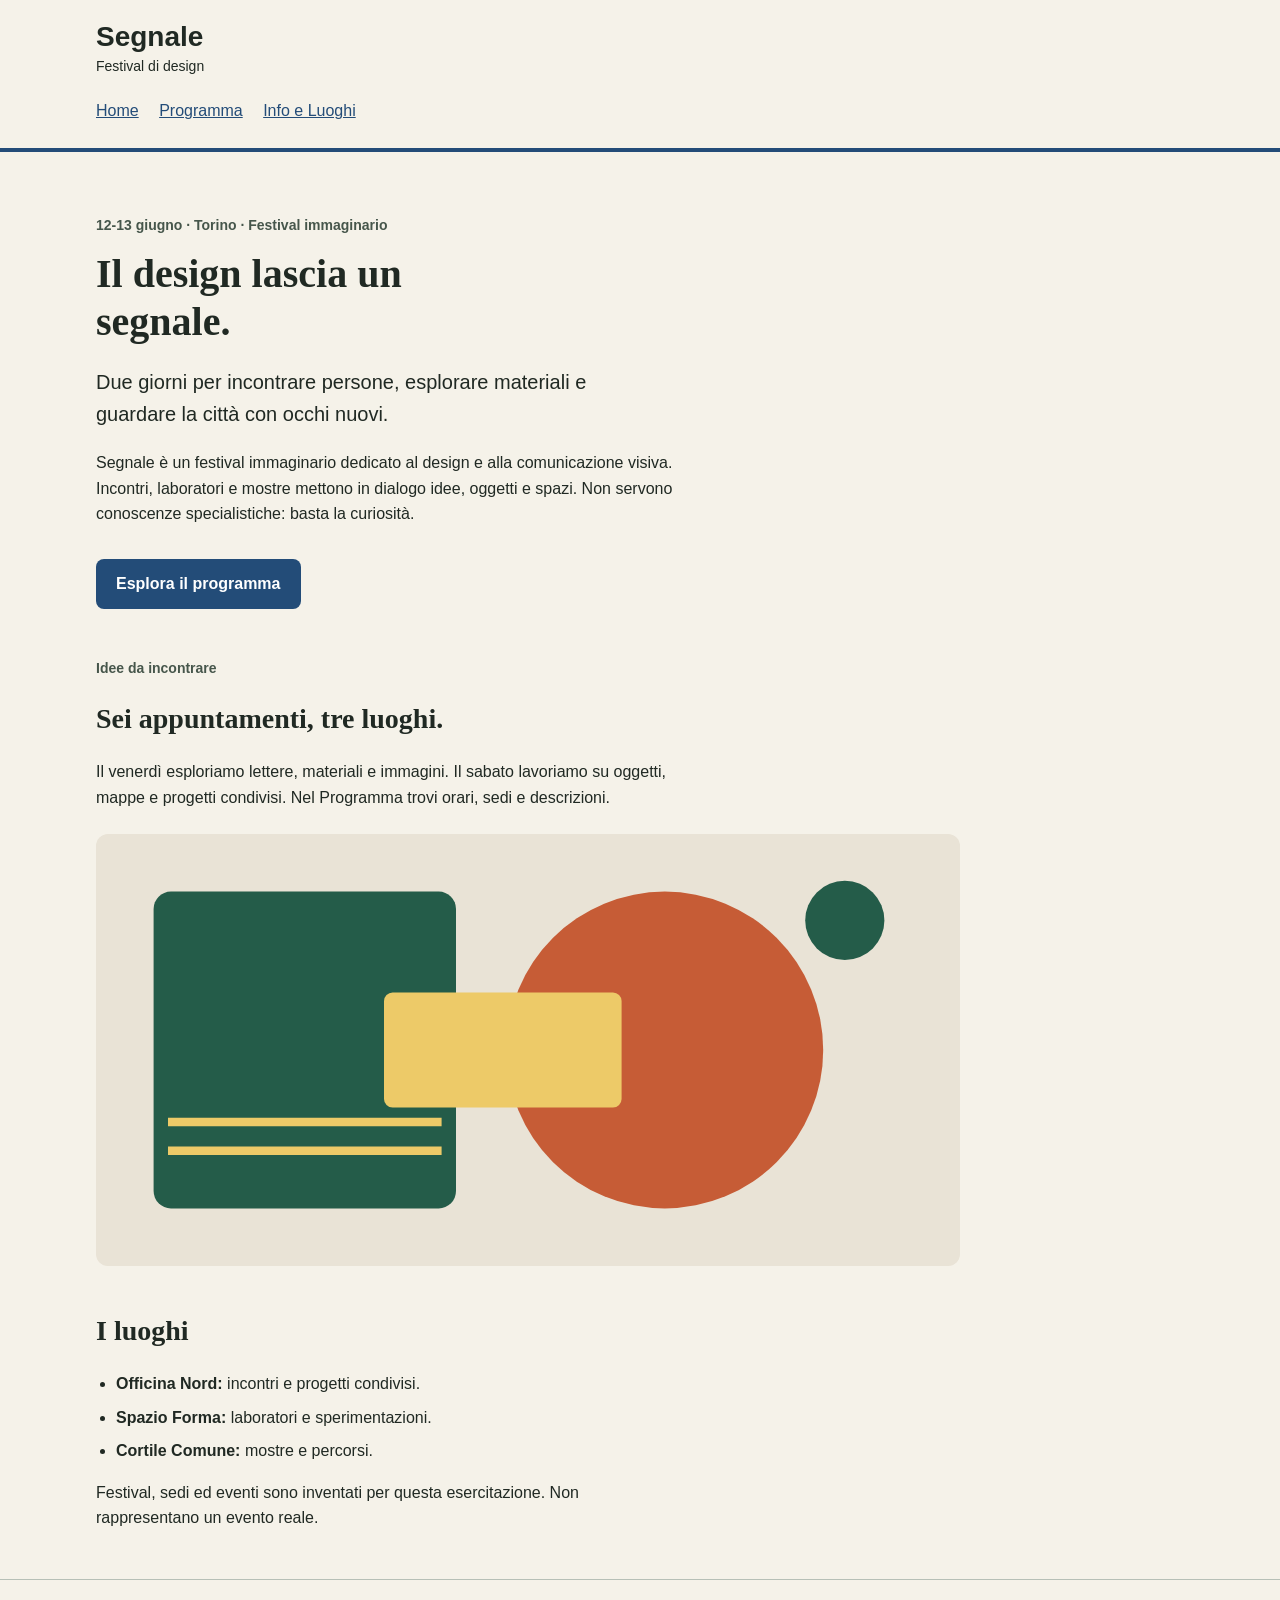
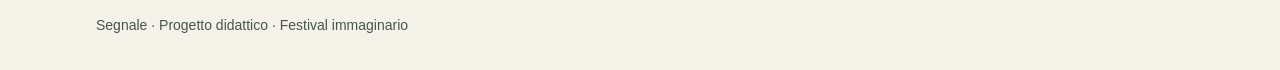
<file: index.html>
<!doctype html>
<html lang="it">
<head>
  <meta charset="utf-8">
  <meta name="viewport" content="width=device-width, initial-scale=1">
  <title>Segnale — Festival di design</title>
  <link rel="stylesheet" href="style.css">
</head>
<body>
  <a class="skip-link" href="#contenuto">Vai al contenuto</a>
  <header class="site-header">
    <div class="container">
      <a class="brand" href="index.html">Segnale<span>Festival di design</span></a>
      <nav>
        <a href="index.html">Home</a>
        <a href="programma.html">Programma</a>
        <a href="info.html">Info e Luoghi</a>
      </nav>
    </div>
  </header>

  <main id="contenuto" class="container">
    <section class="intro">
      <p class="eyebrow">12-13 giugno · Torino · Festival immaginario</p>
      <h1 id="titolo-home">Il design lascia un segnale.</h1>
      <p class="lead">Due giorni per incontrare persone, esplorare materiali e guardare la città con occhi nuovi.</p>
      <p class="reading-text">Segnale è un festival immaginario dedicato al design e alla comunicazione visiva. Incontri, laboratori e mostre mettono in dialogo idee, oggetti e spazi. Non servono conoscenze specialistiche: basta la curiosità.</p>
      <a class="button-link" href="programma.html">Esplora il programma</a>
    </section>

    <section class="content-section">
      <p class="eyebrow">Idee da incontrare</p>
      <h2 id="titolo-festival">Sei appuntamenti, tre luoghi.</h2>
      <p class="reading-text">Il venerdì esploriamo lettere, materiali e immagini. Il sabato lavoriamo su oggetti, mappe e progetti condivisi. Nel Programma trovi orari, sedi e descrizioni.</p>
      <img class="festival-image" src="assets/festival.svg" alt="Composizione geometrica di cerchi e rettangoli nei colori del festival" width="1200" height="600">
    </section>

    <section class="content-section">
      <h2 id="titolo-luoghi">I luoghi</h2>
      <ul class="venues">
        <li><strong>Officina Nord:</strong> incontri e progetti condivisi.</li>
        <li><strong>Spazio Forma:</strong> laboratori e sperimentazioni.</li>
        <li><strong>Cortile Comune:</strong> mostre e percorsi.</li>
      </ul>
      <p class="reading-text">Festival, sedi ed eventi sono inventati per questa esercitazione. Non rappresentano un evento reale.</p>
    </section>
  </main>

  <footer class="site-footer"><div class="container"><p>Segnale · Progetto didattico · Festival immaginario</p></div></footer>
</body>
</html>
</file>
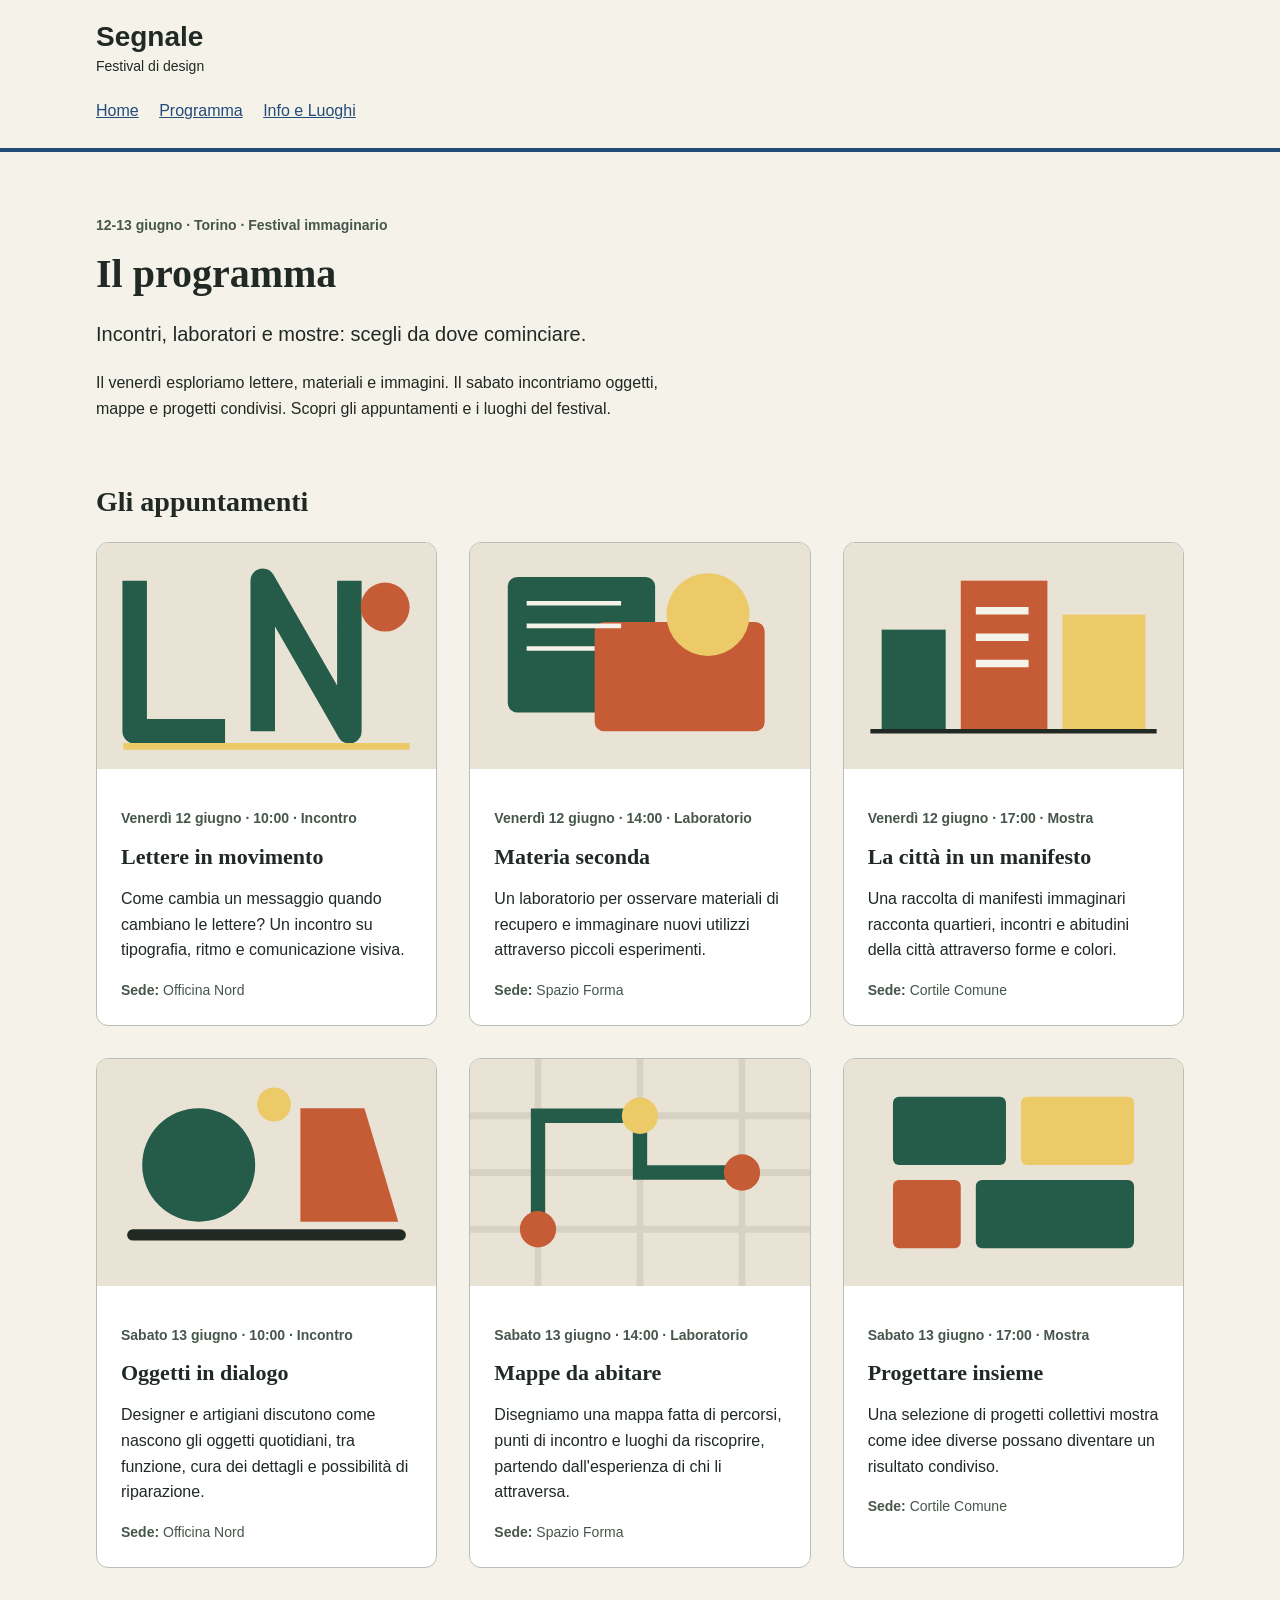
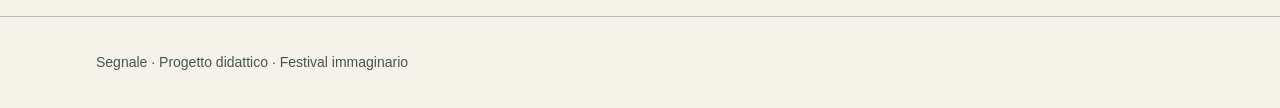
<file: programma.html>
<!doctype html>
<html lang="it">
<head>
  <meta charset="utf-8">
  <meta name="viewport" content="width=device-width, initial-scale=1">
  <title>Programma — Segnale</title>
  <link rel="stylesheet" href="style.css">
</head>
<body>
  <a class="skip-link" href="#contenuto">Vai al contenuto</a>
  <header class="site-header">
    <div class="container">
      <a class="brand" href="index.html">Segnale<span>Festival di design</span></a>
      <nav>
        <a href="index.html">Home</a>
        <a href="programma.html">Programma</a>
        <a href="info.html">Info e Luoghi</a>
      </nav>
    </div>
  </header>

  <main id="contenuto" class="container">
    <section class="intro">
      <p class="eyebrow">12-13 giugno · Torino · Festival immaginario</p>
      <h1 id="titolo-programma">Il programma</h1>
      <p class="lead">Incontri, laboratori e mostre: scegli da dove cominciare.</p>
      <p class="reading-text">Il venerdì esploriamo lettere, materiali e immagini. Il sabato incontriamo oggetti, mappe e progetti condivisi. Scopri gli appuntamenti e i luoghi del festival.</p>
    </section>

    <section class="content-section">
      <h2 id="titolo-eventi">Gli appuntamenti</h2>
      <div class="event-grid">
        <article class="event-card">
          <img src="assets/lettere-in-movimento.svg" alt="Lettere geometriche disposte su una griglia" width="900" height="600">
          <div class="event-body">
            <p class="event-meta">Venerdì 12 giugno · 10:00 · Incontro</p>
            <h3>Lettere in movimento</h3>
            <p>Come cambia un messaggio quando cambiano le lettere? Un incontro su tipografia, ritmo e comunicazione visiva.</p>
            <p class="event-place"><strong>Sede:</strong> Officina Nord</p>
          </div>
        </article>
        <article class="event-card">
          <img src="assets/materia-seconda.svg" alt="Forme sovrapposte che richiamano campioni di materiali" width="900" height="600">
          <div class="event-body">
            <p class="event-meta">Venerdì 12 giugno · 14:00 · Laboratorio</p>
            <h3>Materia seconda</h3>
            <p>Un laboratorio per osservare materiali di recupero e immaginare nuovi utilizzi attraverso piccoli esperimenti.</p>
            <p class="event-place"><strong>Sede:</strong> Spazio Forma</p>
          </div>
        </article>
        <article class="event-card">
          <img src="assets/citta-manifesto.svg" alt="Rettangoli colorati compongono una città astratta." width="900" height="600">
          <div class="event-body">
            <p class="event-meta">Venerdì 12 giugno · 17:00 · Mostra</p>
            <h3>La città in un manifesto</h3>
            <p>Una raccolta di manifesti immaginari racconta quartieri, incontri e abitudini della città attraverso forme e colori.</p>
            <p class="event-place"><strong>Sede:</strong> Cortile Comune</p>
          </div>
        </article>
        <article class="event-card">
          <img src="assets/oggetti-dialogo.svg" alt="Due forme geometriche si fronteggiano sopra una linea comune." width="900" height="600">
          <div class="event-body">
            <p class="event-meta">Sabato 13 giugno · 10:00 · Incontro</p>
            <h3>Oggetti in dialogo</h3>
            <p>Designer e artigiani discutono come nascono gli oggetti quotidiani, tra funzione, cura dei dettagli e possibilità di riparazione.</p>
            <p class="event-place"><strong>Sede:</strong> Officina Nord</p>
          </div>
        </article>
        <article class="event-card">
          <img src="assets/mappe-abitare.svg" alt="Un percorso collega tre punti su una mappa geometrica." width="900" height="600">
          <div class="event-body">
            <p class="event-meta">Sabato 13 giugno · 14:00 · Laboratorio</p>
            <h3>Mappe da abitare</h3>
            <p>Disegniamo una mappa fatta di percorsi, punti di incontro e luoghi da riscoprire, partendo dall'esperienza di chi li attraversa.</p>
            <p class="event-place"><strong>Sede:</strong> Spazio Forma</p>
          </div>
        </article>
        <article class="event-card">
          <img src="assets/progettare-insieme.svg" alt="Moduli di colori diversi si incastrano in una composizione comune." width="900" height="600">
          <div class="event-body">
            <p class="event-meta">Sabato 13 giugno · 17:00 · Mostra</p>
            <h3>Progettare insieme</h3>
            <p>Una selezione di progetti collettivi mostra come idee diverse possano diventare un risultato condiviso.</p>
            <p class="event-place"><strong>Sede:</strong> Cortile Comune</p>
          </div>
        </article>
      </div>
    </section>
  </main>

  <footer class="site-footer"><div class="container"><p>Segnale · Progetto didattico · Festival immaginario</p></div></footer>
</body>
</html>
</file>
<file: style.css>
/* Segnale: esempio completo della consegna su Home e Programma. */

/* Valori condivisi: le regole interessate li richiamano con var(). */
:root {
  --colore-primario: #234c78;
  --colore-primario-scuro: #163454;
  --colore-sfondo: #f5f2e9;
  --colore-testo: #202923;
  --font-testo: Arial, Helvetica, sans-serif;
  --font-titoli: Georgia, "Times New Roman", serif;
}

* {
  box-sizing: border-box;
}

body {
  margin: 0;
  background: var(--colore-sfondo);
  color: var(--colore-testo);
  font-family: var(--font-testo);
  font-size: 1rem;
  line-height: 1.6;
}

a {
  color: var(--colore-primario);
}

a:hover {
  text-decoration: underline;
}

a:focus {
  outline: 3px solid var(--colore-testo);
}

.container {
  width: 92%;
  max-width: 68rem;
  margin: 0 auto;
}

.site-header {
  padding: 1.25rem 0;
  border-bottom: 4px solid var(--colore-primario);
}

.brand {
  display: inline-block;
  color: var(--colore-testo);
  font-size: 1.75rem;
  font-weight: bold;
  line-height: 1.2;
  text-decoration: none;
}

.brand span {
  display: block;
  margin-top: 0.25rem;
  font-size: 0.875rem;
  font-weight: normal;
}

nav {
  margin-top: 1rem;
}

nav a {
  display: inline-block;
  margin-right: 1rem;
  padding: 0.25rem 0;
}


.intro {
  padding: 3rem 0 1rem;
}

.eyebrow,
.event-meta {
  color: #46564b;
  font-size: 0.875rem;
  font-weight: bold;
}

h1,
h2,
h3 {
  font-family: var(--font-titoli);
  line-height: 1.2;
}

h1 {
  max-width: 18ch;
  margin: 0.75rem 0 1.25rem;
  font-size: 2.5rem;
}

h2 {
  font-size: 1.75rem;
}

h3 {
  margin: 0.5rem 0 0.75rem;
  font-size: 1.375rem;
}

.lead {
  max-width: 48ch;
  font-size: 1.25rem;
}

.reading-text {
  max-width: 65ch;
}

.button-link {
  display: inline-block;
  margin-top: 1rem;
  padding: 0.75rem 1.25rem;
  border-radius: 0.5rem;
  background: var(--colore-primario);
  color: #ffffff;
  font-weight: bold;
  text-decoration: none;
}

.button-link:hover {
  background: var(--colore-primario-scuro);
}

.content-section {
  margin: 2rem 0 3rem;
}

.festival-image {
  display: block;
  width: 100%;
  max-width: 54rem;
  height: auto;
  margin-top: 1.5rem;
  border-radius: 0.75rem;
}

.venues {
  padding-left: 1.25rem;
}

.venues li {
  margin-bottom: 0.5rem;
}

/* Disposizione di base: una colonna. */
.event-grid {
  display: grid;
  grid-template-columns: 1fr;
  gap: 2rem;
}

.event-card {
  overflow: hidden;
  border: 1px solid #b7c0b7;
  border-radius: 0.75rem;
  background: #ffffff;
}

.event-card img {
  display: block;
  width: 100%;
  height: auto;
}

.event-body {
  padding: 1.5rem;
}

.event-place {
  margin-bottom: 0;
  color: #46564b;
  font-size: 0.875rem;
}

.site-footer {
  padding: 1.25rem 0;
  border-top: 1px solid #b7c0b7;
  color: #46564b;
  font-size: 0.875rem;
}

.skip-link {
  position: absolute;
  top: -6rem;
  left: 1rem;
  padding: 0.75rem 1rem;
  background: #ffffff;
  color: var(--colore-testo);
}

.skip-link:focus {
  top: 1rem;
}

/* Da 600 px: due colonne. */
@media (min-width: 600px) {
  .event-grid {
    grid-template-columns: repeat(2, 1fr);
  }
}

/* Da 1024 px: tre colonne. Questa regola segue quella da 600 px. */
@media (min-width: 1024px) {
  .event-grid {
    grid-template-columns: repeat(3, 1fr);
  }
}
.swiper {
    position: relative;
}

.swiper-slide {
    position: relative;
    overflow: hidden;
}

.swiper-pagination {
    position: static !important;
    text-align: center;
    margin-top: 1rem;
}

.swiper-slide img {
    display: block;
    width: 100%;
    height: auto;
}

.swiper-button-prev,
.swiper-button-next {
    border: 0;
    background: none;
    z-index: 10;
}

.slide-caption {
    position: absolute;
    left: 0;
    right: 0;
    bottom: 0;
    z-index: 5;
    margin: 0;
    padding: 0.6rem 1rem;
    text-align: center;
    background: rgba(20, 20, 20, 0.75);
    color: #ffffff;
}

.map-frame {
    width: 100%;
    height: 450px;
    border: 0;
}
</file>
